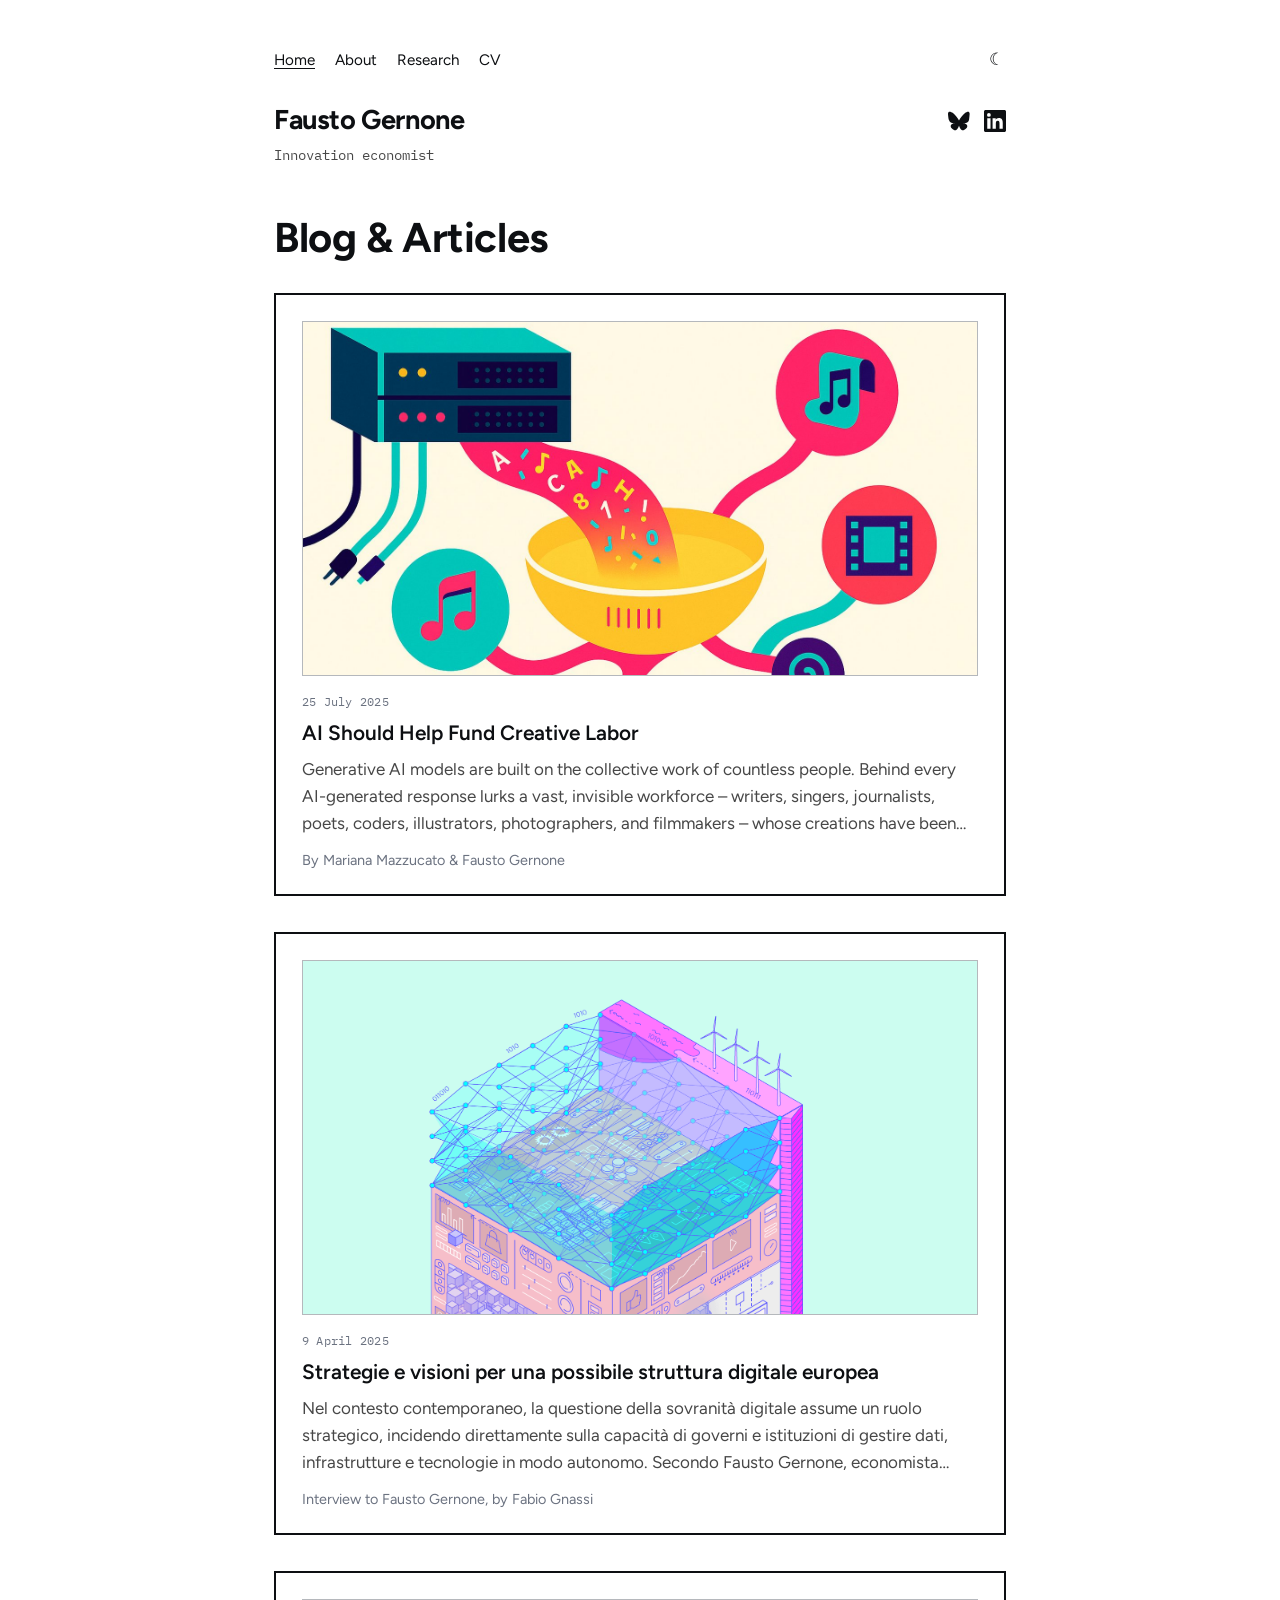
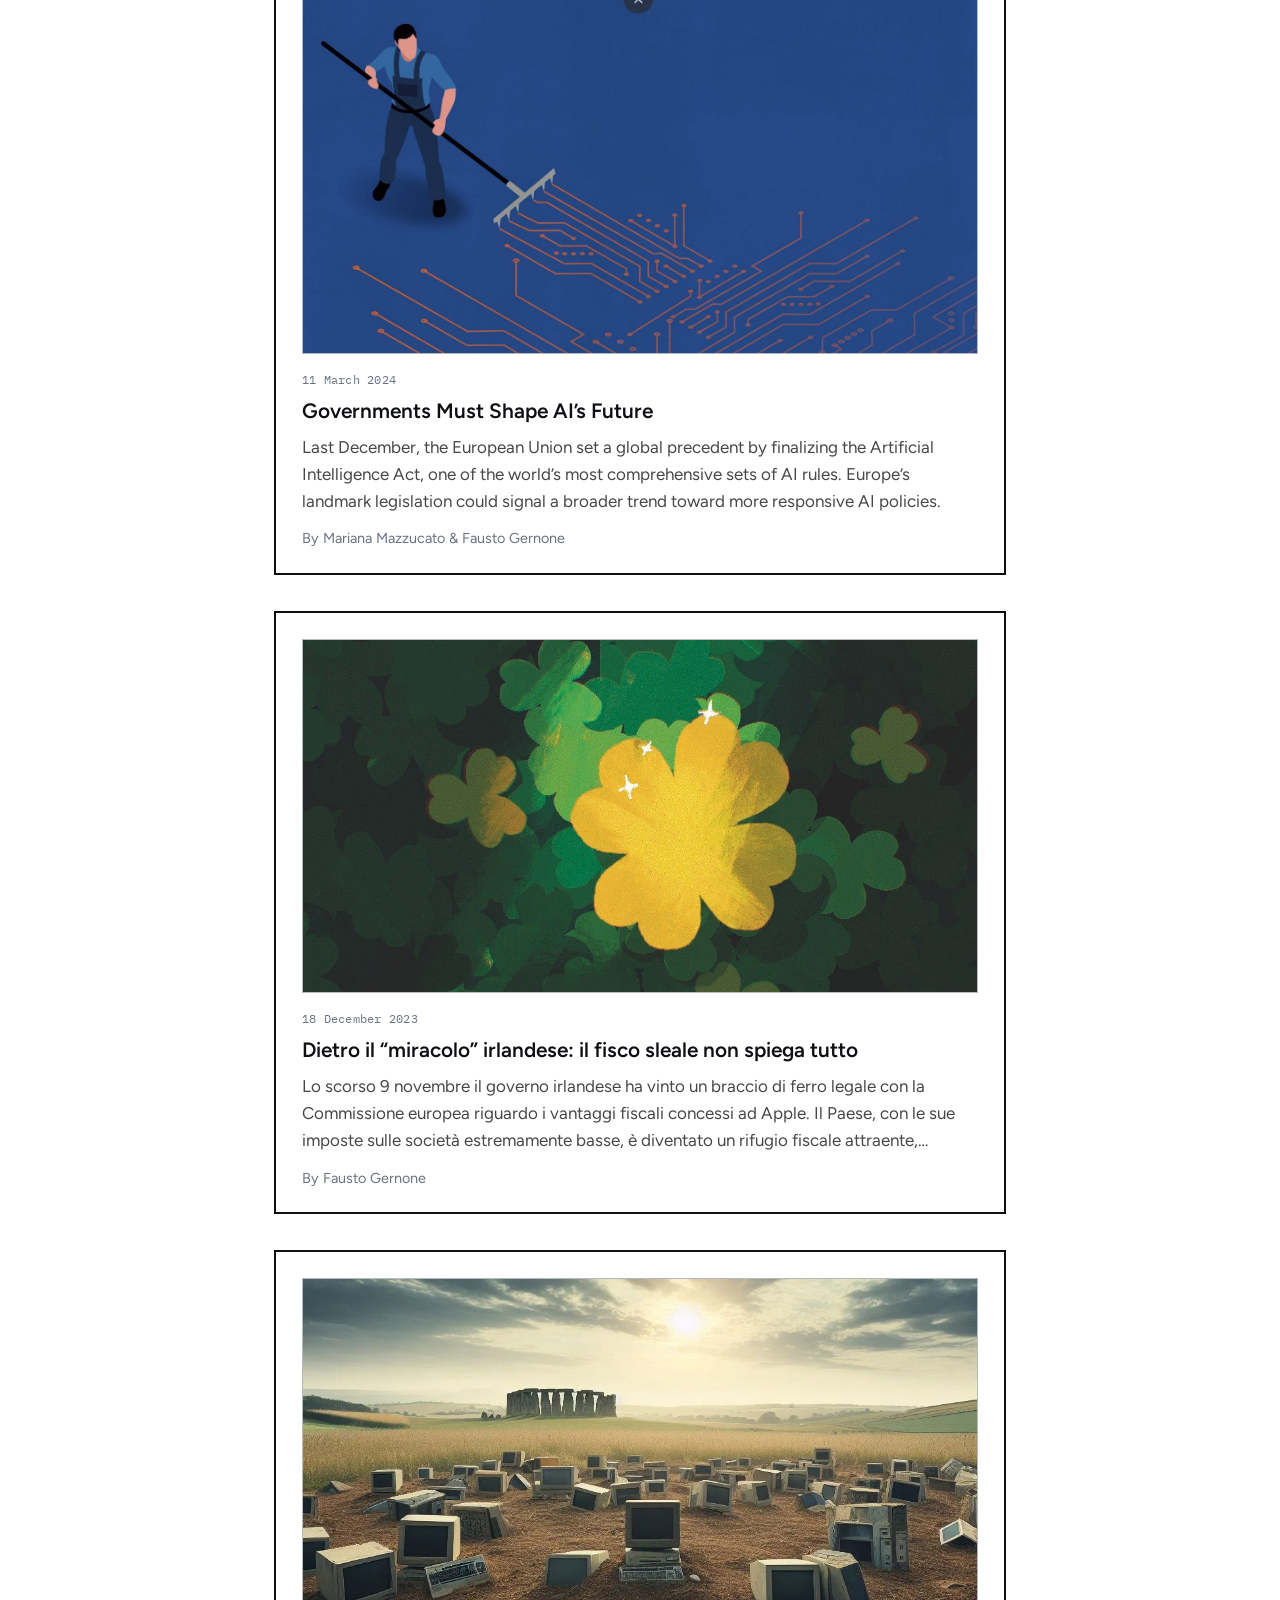
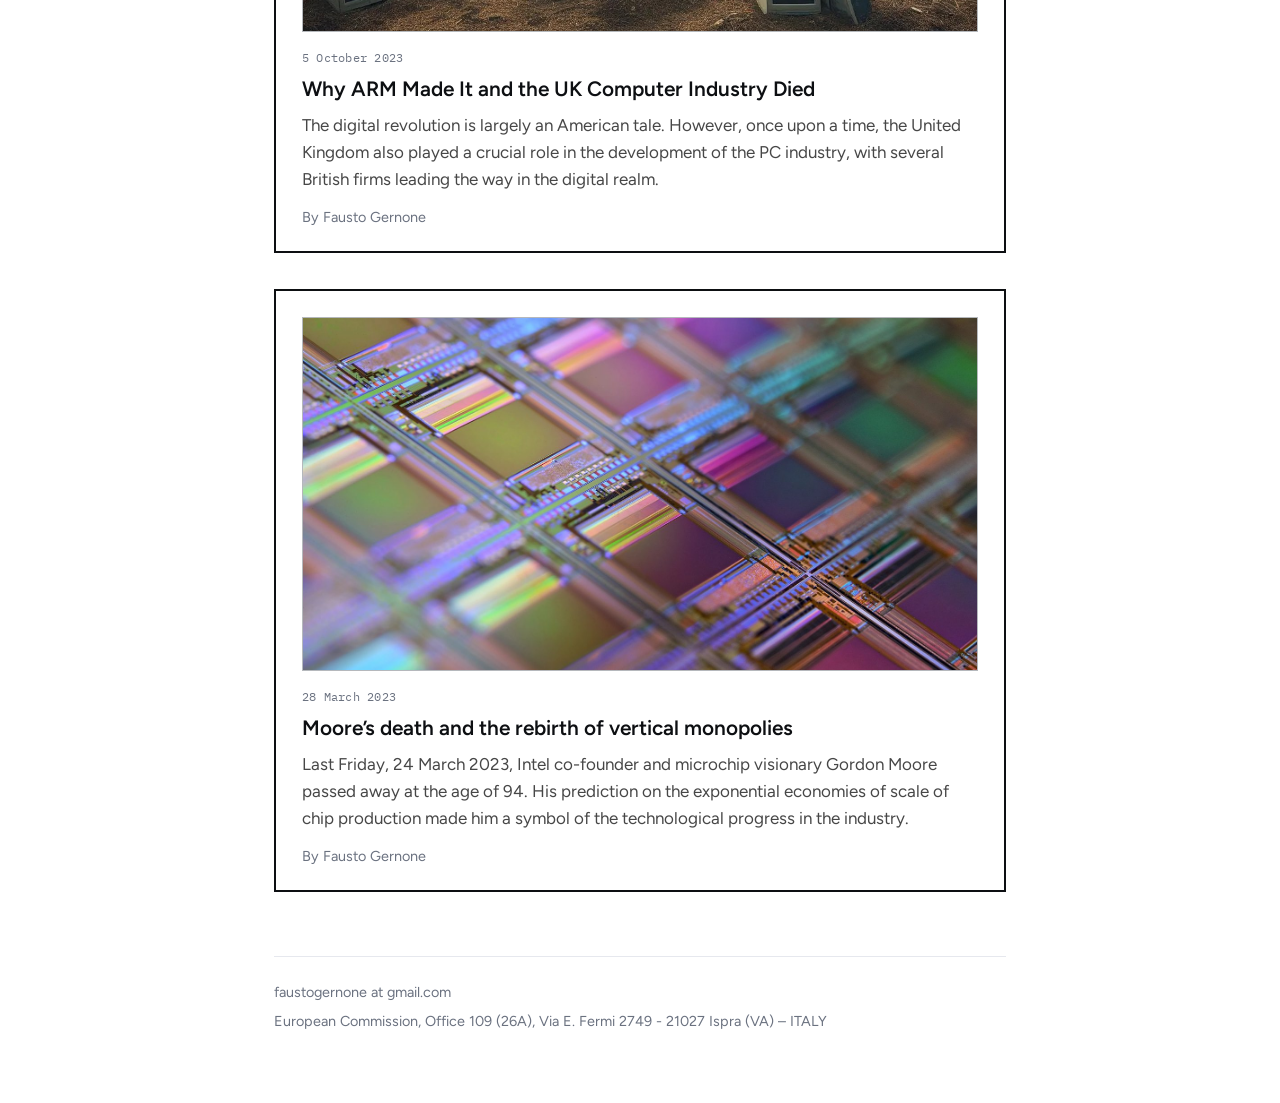
<file: index.html>
<!doctype html>
<html lang="en">
<head>
<meta charset="utf-8">
<meta name="viewport" content="width=device-width, initial-scale=1">
<title>Fausto Gernone</title>
<meta name="description" content="Fausto Gernone — innovation economist. Blog & articles.">
<link rel="preconnect" href="https://fonts.googleapis.com">
<link rel="preconnect" href="https://fonts.gstatic.com" crossorigin>
<link href="https://fonts.googleapis.com/css2?family=Figtree:wght@400;500;600;700&family=IBM+Plex+Mono:wght@400;500&display=swap" rel="stylesheet">
<script>try{if(localStorage.getItem("theme")==="dark")document.documentElement.classList.add("dark")}catch(e){}</script>
<link rel="stylesheet" href="style.css">
</head>
<body>
<div class="container">

  <header class="site-header">
    <nav class="site-nav">
      <a href="index.html" aria-current="page">Home</a>
      <a href="about.html">About</a>
      <a href="research.html">Research</a>
      <a href="https://drive.google.com/file/d/1a1qruCtXTRyG9_i2cJbVmglhtq5A1HjI/view?usp=sharing">CV</a>
      <button id="theme-toggle" class="theme-toggle" aria-label="Toggle dark mode" title="Toggle dark mode">&#x263E;&#xFE0E;</button>
    </nav>
    <div class="title-row">
      <h2 class="site-title"><a href="index.html">Fausto Gernone</a></h2>
      <div class="social">
      <a href="https://bsky.app/profile/faustogernone.bsky.social" aria-label="Bluesky" title="Bluesky">
        <svg viewBox="0 0 600 530" xmlns="http://www.w3.org/2000/svg" aria-hidden="true"><path d="M135.72 44.03C202.216 93.951 273.74 195.17 300 249.49c26.262-54.316 97.782-155.54 164.28-205.46C512.26 8.009 590-19.862 590 68.825c0 17.712-10.155 148.79-16.111 170.07-20.703 73.984-96.144 92.854-163.25 81.433 117.3 19.964 147.14 86.092 82.697 152.22-122.39 125.59-175.91-31.511-189.63-71.766-2.514-7.38-3.69-10.832-3.708-7.896-.017-2.936-1.193.516-3.707 7.896-13.714 40.255-67.233 197.36-189.63 71.766-64.444-66.128-34.605-132.26 82.697-152.22-67.108 11.421-142.55-7.449-163.25-81.433C10.155 217.61 0 86.535 0 68.825c0-88.687 77.742-60.816 135.72-24.795z"/></svg>
      </a>
      <a href="https://www.linkedin.com/in/fausto-gernone-833bab109/" aria-label="LinkedIn" title="LinkedIn">
        <svg viewBox="0 0 24 24" xmlns="http://www.w3.org/2000/svg" aria-hidden="true"><path d="M20.447 20.452h-3.554v-5.569c0-1.328-.027-3.037-1.852-3.037-1.853 0-2.136 1.445-2.136 2.939v5.667H9.351V9h3.414v1.561h.046c.477-.9 1.637-1.85 3.37-1.85 3.601 0 4.267 2.37 4.267 5.455v6.286zM5.337 7.433a2.062 2.062 0 01-2.063-2.065 2.064 2.064 0 112.063 2.065zm1.782 13.019H3.555V9h3.564v11.452zM22.225 0H1.771C.792 0 0 .774 0 1.729v20.542C0 23.227.792 24 1.771 24h20.451C23.2 24 24 23.227 24 22.271V1.729C24 .774 23.2 0 22.222 0h.003z"/></svg>
      </a>
      </div>
    </div>
    <p class="site-tagline">Innovation economist</p>
  </header>

  <main>
    <h1 class="page-title">Blog &amp; Articles</h1>

    <div class="posts">

      <article class="post">
        <a href="https://www.project-syndicate.org/onpoint/how-ai-profits-can-help-fund-cultural-production-by-mariana-mazzucato-and-fausto-gernone-2025-07"><img class="post-thumb" src="images/post-ai-creative-labor.jpg" alt="" loading="lazy"></a>
        <div class="post-body">
          <p class="post-date">25 July 2025</p>
          <h3 class="post-title"><a href="https://www.project-syndicate.org/onpoint/how-ai-profits-can-help-fund-cultural-production-by-mariana-mazzucato-and-fausto-gernone-2025-07">AI Should Help Fund Creative Labor</a></h3>
          <p class="post-excerpt">Generative AI models are built on the collective work of countless people. Behind every AI-generated response lurks a vast, invisible workforce &ndash; writers, singers, journalists, poets, coders, illustrators, photographers, and filmmakers &ndash; whose creations have been used without permission or compensation.</p>
          <p class="byline">By Mariana Mazzucato &amp; Fausto Gernone</p>
        </div>
      </article>

      <article class="post">
        <a href="https://www.the-bunker.it/strategie-e-visioni-per-una-possibile-struttura-digitale-europea/"><img class="post-thumb" src="images/post-bunker-interview.png" alt="" loading="lazy"></a>
        <div class="post-body">
          <p class="post-date">9 April 2025</p>
          <h3 class="post-title"><a href="https://www.the-bunker.it/strategie-e-visioni-per-una-possibile-struttura-digitale-europea/">Strategie e visioni per una possibile struttura digitale europea</a></h3>
          <p class="post-excerpt">Nel contesto contemporaneo, la questione della sovranit&agrave; digitale assume un ruolo strategico, incidendo direttamente sulla capacit&agrave; di governi e istituzioni di gestire dati, infrastrutture e tecnologie in modo autonomo. Secondo Fausto Gernone, economista della concorrenza specializzato in ecosistemi digitali, l&rsquo;Europa sconta oggi un ritardo strutturale.</p>
          <p class="byline">Interview to Fausto Gernone, by Fabio Gnassi</p>
        </div>
      </article>

      <article class="post">
        <a href="https://www.project-syndicate.org/magazine/governments-must-shape-ai-business-not-only-regulate-redistribute-after-the-fact-by-mariana-mazzucato-and-fausto-gernone-2024-03"><img class="post-thumb" src="images/post-governments-ai.jpg" alt="" loading="lazy"></a>
        <div class="post-body">
          <p class="post-date">11 March 2024</p>
          <h3 class="post-title"><a href="https://www.project-syndicate.org/magazine/governments-must-shape-ai-business-not-only-regulate-redistribute-after-the-fact-by-mariana-mazzucato-and-fausto-gernone-2024-03">Governments Must Shape AI&rsquo;s Future</a></h3>
          <p class="post-excerpt">Last December, the European Union set a global precedent by finalizing the Artificial Intelligence Act, one of the world&rsquo;s most comprehensive sets of AI rules. Europe&rsquo;s landmark legislation could signal a broader trend toward more responsive AI policies.</p>
          <p class="byline">By Mariana Mazzucato &amp; Fausto Gernone</p>
        </div>
      </article>

      <article class="post">
        <a href="https://www.ilfattoquotidiano.it/in-edicola/articoli/2023/12/18/dietro-il-miracolo-irlandese-il-fisco-sleale-non-spiega-tutto/7386383/"><img class="post-thumb" src="images/post-irish-miracle.jpg" alt="" loading="lazy"></a>
        <div class="post-body">
          <p class="post-date">18 December 2023</p>
          <h3 class="post-title"><a href="https://www.ilfattoquotidiano.it/in-edicola/articoli/2023/12/18/dietro-il-miracolo-irlandese-il-fisco-sleale-non-spiega-tutto/7386383/">Dietro il &ldquo;miracolo&rdquo; irlandese: il fisco sleale non spiega tutto</a></h3>
          <p class="post-excerpt">Lo scorso 9 novembre il governo irlandese ha vinto un braccio di ferro legale con la Commissione europea riguardo i vantaggi fiscali concessi ad Apple. Il Paese, con le sue imposte sulle societ&agrave; estremamente basse, &egrave; diventato un rifugio fiscale attraente, attirando a Dublino le sedi europee di innumerevoli multinazionali.</p>
          <p class="byline">By Fausto Gernone</p>
        </div>
      </article>

      <article class="post">
        <a href="https://medium.com/iipp-blog/why-arm-made-it-and-the-uk-computer-industry-died-6fdf1dc7c665"><img class="post-thumb" src="images/post-arm.jpg" alt="" loading="lazy"></a>
        <div class="post-body">
          <p class="post-date">5 October 2023</p>
          <h3 class="post-title"><a href="https://medium.com/iipp-blog/why-arm-made-it-and-the-uk-computer-industry-died-6fdf1dc7c665">Why ARM Made It and the UK Computer Industry Died</a></h3>
          <p class="post-excerpt">The digital revolution is largely an American tale. However, once upon a time, the United Kingdom also played a crucial role in the development of the PC industry, with several British firms leading the way in the digital realm.</p>
          <p class="byline">By Fausto Gernone</p>
        </div>
      </article>

      <article class="post">
        <a href="https://medium.com/iipp-blog/moores-death-and-the-rebirth-of-vertical-monopolies-befa9ce5b892"><img class="post-thumb" src="images/post-moore.jpg" alt="" loading="lazy"></a>
        <div class="post-body">
          <p class="post-date">28 March 2023</p>
          <h3 class="post-title"><a href="https://medium.com/iipp-blog/moores-death-and-the-rebirth-of-vertical-monopolies-befa9ce5b892">Moore&rsquo;s death and the rebirth of vertical monopolies</a></h3>
          <p class="post-excerpt">Last Friday, 24 March 2023, Intel co-founder and microchip visionary Gordon Moore passed away at the age of 94. His prediction on the exponential economies of scale of chip production made him a symbol of the technological progress in the industry.</p>
          <p class="byline">By Fausto Gernone</p>
        </div>
      </article>

    </div>
  </main>

  <footer class="site-footer">
    <p>faustogernone at gmail.com</p>
    <p>European Commission, Office 109 (26A), Via E. Fermi 2749 - 21027 Ispra (VA) – ITALY</p>
  </footer>

</div>
<script>
(function () {
  var b = document.getElementById("theme-toggle");
  if (!b) return;
  function sync() { b.textContent = document.documentElement.classList.contains("dark") ? "☀︎" : "☾︎"; }
  b.addEventListener("click", function () {
    var dark = document.documentElement.classList.toggle("dark");
    try { localStorage.setItem("theme", dark ? "dark" : "light"); } catch (e) {}
    sync();
  });
  sync();
})();
</script>
</body>
</html>
</file>
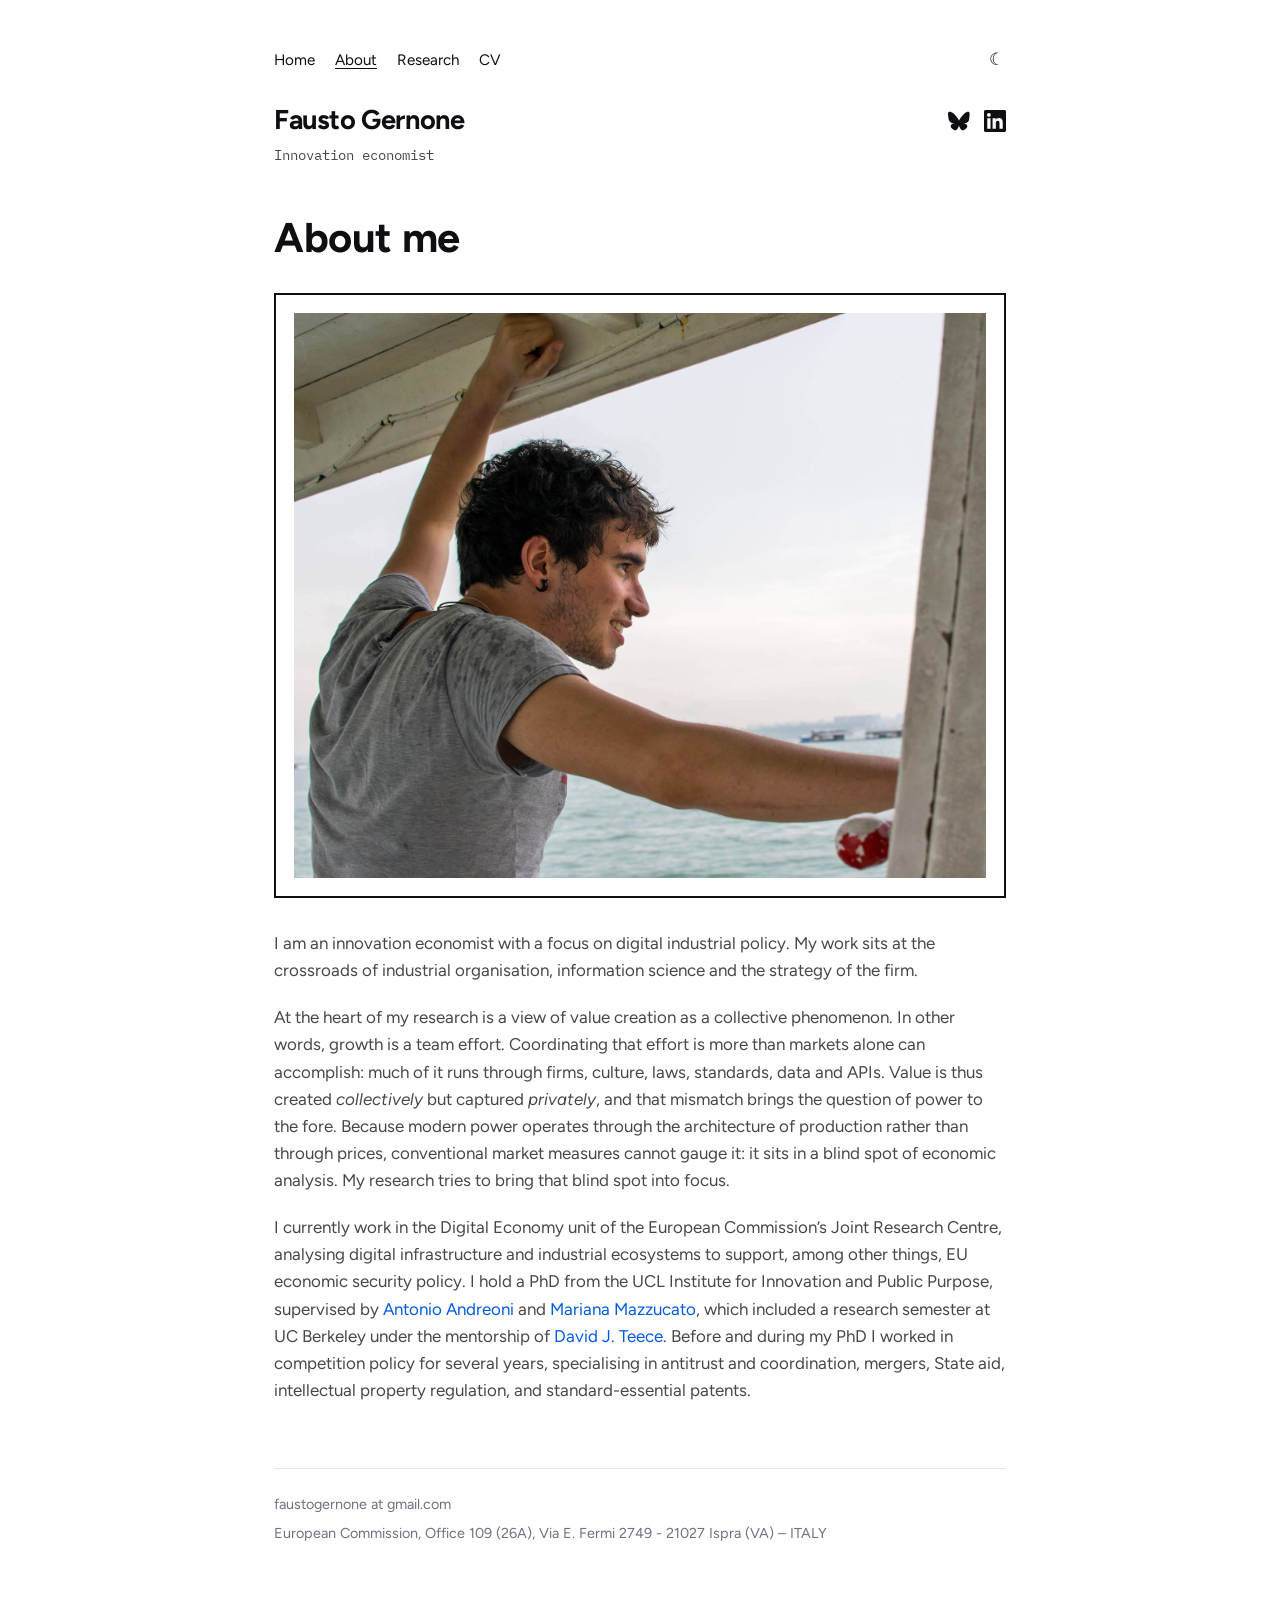
<file: about.html>
<!doctype html>
<html lang="en">
<head>
<meta charset="utf-8">
<meta name="viewport" content="width=device-width, initial-scale=1">
<title>About — Fausto Gernone</title>
<meta name="description" content="Fausto Gernone — competition economist with a focus on industrial ecosystems. PhD at UCL IIPP.">
<link rel="preconnect" href="https://fonts.googleapis.com">
<link rel="preconnect" href="https://fonts.gstatic.com" crossorigin>
<link href="https://fonts.googleapis.com/css2?family=Figtree:wght@400;500;600;700&family=IBM+Plex+Mono:wght@400;500&display=swap" rel="stylesheet">
<script>try{if(localStorage.getItem("theme")==="dark")document.documentElement.classList.add("dark")}catch(e){}</script>
<link rel="stylesheet" href="style.css">
</head>
<body>
<div class="container">

  <header class="site-header">
    <nav class="site-nav">
      <a href="index.html">Home</a>
      <a href="about.html" aria-current="page">About</a>
      <a href="research.html">Research</a>
      <a href="https://drive.google.com/file/d/1a1qruCtXTRyG9_i2cJbVmglhtq5A1HjI/view?usp=sharing">CV</a>
      <button id="theme-toggle" class="theme-toggle" aria-label="Toggle dark mode" title="Toggle dark mode">&#x263E;&#xFE0E;</button>
    </nav>
    <div class="title-row">
      <h2 class="site-title"><a href="index.html">Fausto Gernone</a></h2>
      <div class="social">
      <a href="https://bsky.app/profile/faustogernone.bsky.social" aria-label="Bluesky" title="Bluesky">
        <svg viewBox="0 0 600 530" xmlns="http://www.w3.org/2000/svg" aria-hidden="true"><path d="M135.72 44.03C202.216 93.951 273.74 195.17 300 249.49c26.262-54.316 97.782-155.54 164.28-205.46C512.26 8.009 590-19.862 590 68.825c0 17.712-10.155 148.79-16.111 170.07-20.703 73.984-96.144 92.854-163.25 81.433 117.3 19.964 147.14 86.092 82.697 152.22-122.39 125.59-175.91-31.511-189.63-71.766-2.514-7.38-3.69-10.832-3.708-7.896-.017-2.936-1.193.516-3.707 7.896-13.714 40.255-67.233 197.36-189.63 71.766-64.444-66.128-34.605-132.26 82.697-152.22-67.108 11.421-142.55-7.449-163.25-81.433C10.155 217.61 0 86.535 0 68.825c0-88.687 77.742-60.816 135.72-24.795z"/></svg>
      </a>
      <a href="https://www.linkedin.com/in/fausto-gernone-833bab109/" aria-label="LinkedIn" title="LinkedIn">
        <svg viewBox="0 0 24 24" xmlns="http://www.w3.org/2000/svg" aria-hidden="true"><path d="M20.447 20.452h-3.554v-5.569c0-1.328-.027-3.037-1.852-3.037-1.853 0-2.136 1.445-2.136 2.939v5.667H9.351V9h3.414v1.561h.046c.477-.9 1.637-1.85 3.37-1.85 3.601 0 4.267 2.37 4.267 5.455v6.286zM5.337 7.433a2.062 2.062 0 01-2.063-2.065 2.064 2.064 0 112.063 2.065zm1.782 13.019H3.555V9h3.564v11.452zM22.225 0H1.771C.792 0 0 .774 0 1.729v20.542C0 23.227.792 24 1.771 24h20.451C23.2 24 24 23.227 24 22.271V1.729C24 .774 23.2 0 22.222 0h.003z"/></svg>
      </a>
      </div>
    </div>
    <p class="site-tagline">Innovation economist</p>
  </header>

  <main>
    <h1 class="page-title">About me</h1>
    <div class="prose">
      <img class="about-photo" src="images/about-photo.jpg" alt="Fausto Gernone" loading="lazy">
      <p>I am an innovation economist with a focus on digital industrial policy. My work sits at the crossroads of industrial organisation, information science and the strategy of the firm.</p>
      <p>At the heart of my research is a view of value creation as a collective phenomenon. In other words, growth is a team effort. Coordinating that effort is more than markets alone can accomplish: much of it runs through firms, culture, laws, standards, data and APIs. Value is thus created <em>collectively</em> but captured <em>privately</em>, and that mismatch brings the question of power to the fore. Because modern power operates through the architecture of production rather than through prices, conventional market measures cannot gauge it: it sits in a blind spot of economic analysis. My research tries to bring that blind spot into focus.</p>
      <p>I currently work in the Digital Economy unit of the European Commission&rsquo;s Joint Research Centre, analysing digital infrastructure and industrial ecosystems to support, among other things, EU economic security policy. I hold a PhD from the UCL Institute for Innovation and Public Purpose, supervised by <a href="https://www.soas.ac.uk/about/antonio-andreoni">Antonio Andreoni</a> and <a href="https://www.ucl.ac.uk/bartlett/public-purpose/people/mariana-mazzucato">Mariana Mazzucato</a>, which included a research semester at UC Berkeley under the mentorship of <a href="https://haas.berkeley.edu/faculty/teece-david/">David J. Teece</a>. Before and during my PhD I worked in competition policy for several years, specialising in antitrust and coordination, mergers, State aid, intellectual property regulation, and standard-essential patents.</p>
    </div>
  </main>

  <footer class="site-footer">
    <p>faustogernone at gmail.com</p>
    <p>European Commission, Office 109 (26A), Via E. Fermi 2749 - 21027 Ispra (VA) – ITALY</p>
  </footer>

</div>
<script>
(function () {
  var b = document.getElementById("theme-toggle");
  if (!b) return;
  function sync() { b.textContent = document.documentElement.classList.contains("dark") ? "☀︎" : "☾︎"; }
  b.addEventListener("click", function () {
    var dark = document.documentElement.classList.toggle("dark");
    try { localStorage.setItem("theme", dark ? "dark" : "light"); } catch (e) {}
    sync();
  });
  sync();
})();
</script>
</body>
</html>
</file>
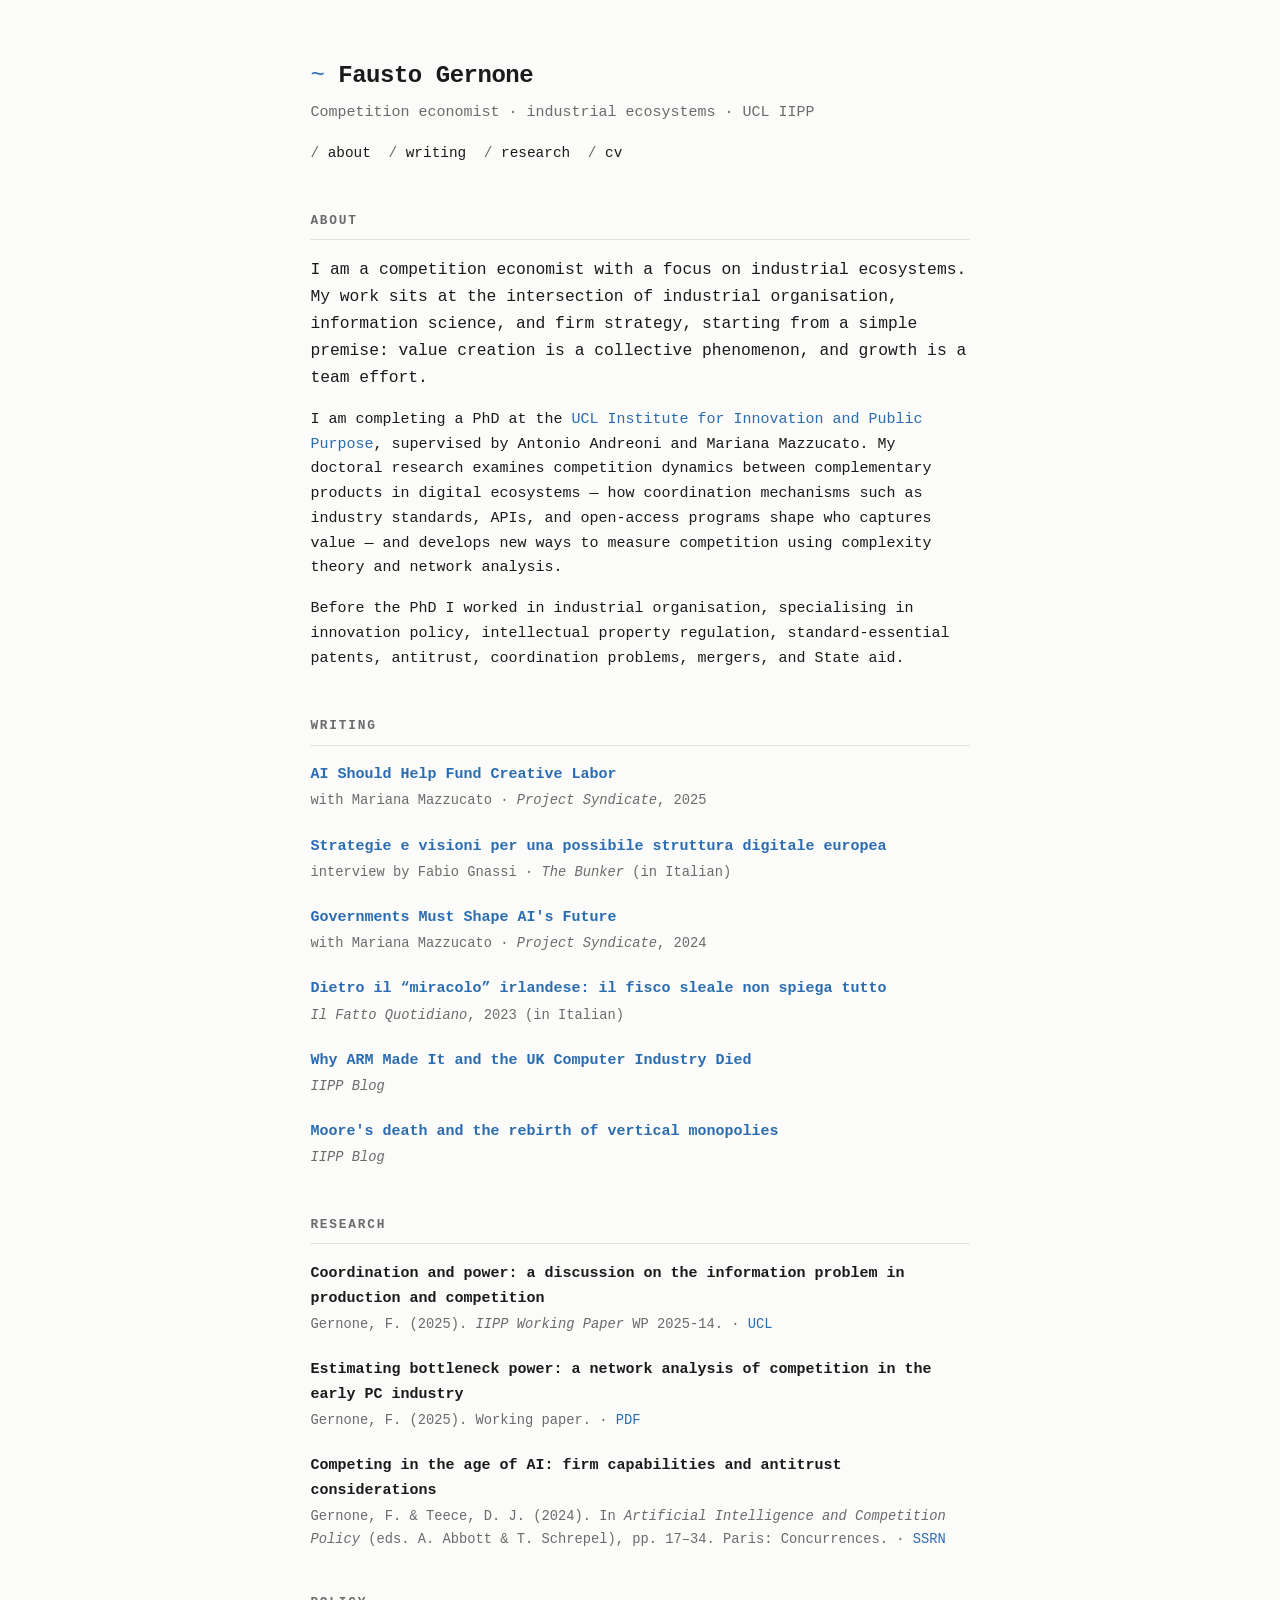
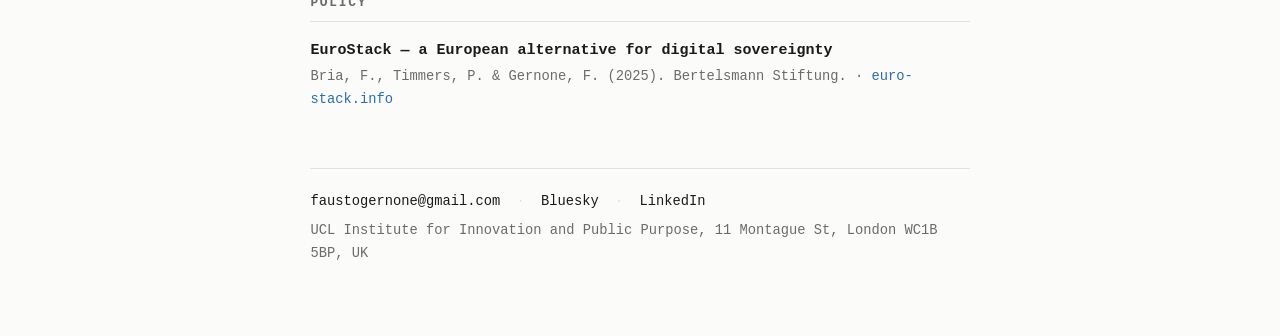
<file: minimal.html>
<!doctype html>
<html lang="en">
<head>
<meta charset="utf-8">
<meta name="viewport" content="width=device-width, initial-scale=1">
<title>Fausto Gernone</title>
<meta name="description" content="Fausto Gernone — competition economist working on industrial ecosystems, UCL Institute for Innovation and Public Purpose.">
<meta name="author" content="Fausto Gernone">

<!-- Open Graph / social preview -->
<meta property="og:type" content="website">
<meta property="og:title" content="Fausto Gernone">
<meta property="og:description" content="Competition economist working on industrial ecosystems. UCL IIPP.">
<meta property="og:url" content="https://fausto.ge">

<style>
  :root {
    --bg:      #fbfbf9;
    --fg:      #1a1a1a;
    --muted:   #6b6b6b;
    --rule:    #e2e2dd;
    --accent:  #2b6cb0;
    --maxw:    44rem;
    --mono: ui-monospace, "SF Mono", "SFMono-Regular", "Menlo", "Consolas",
            "Liberation Mono", "Roboto Mono", monospace;
  }
  @media (prefers-color-scheme: dark) {
    :root {
      --bg:     #0f0f0f;
      --fg:     #e6e6e6;
      --muted:  #8a8a8a;
      --rule:   #2a2a2a;
      --accent: #7fb3e6;
    }
  }

  * { box-sizing: border-box; }
  html { -webkit-text-size-adjust: 100%; }
  body {
    margin: 0;
    background: var(--bg);
    color: var(--fg);
    font-family: var(--mono);
    font-size: 15px;
    line-height: 1.65;
    -webkit-font-smoothing: antialiased;
  }
  .wrap {
    max-width: var(--maxw);
    margin: 0 auto;
    padding: 3.5rem 1.4rem 4rem;
  }

  a { color: var(--accent); text-decoration: none; }
  a:hover { text-decoration: underline; text-underline-offset: 2px; }

  /* Header */
  header { margin-bottom: 2.75rem; }
  h1 {
    font-size: 1.5rem;
    font-weight: 700;
    letter-spacing: -0.02em;
    margin: 0 0 0.35rem;
  }
  h1 .caret { color: var(--accent); font-weight: 400; }
  .tagline { color: var(--muted); margin: 0 0 1rem; }
  nav { display: flex; flex-wrap: wrap; gap: 0.25rem 1.1rem; font-size: 0.9rem; }
  nav a { color: var(--fg); }
  nav a::before { content: "/ "; color: var(--muted); }

  /* Sections */
  section { margin: 2.75rem 0; }
  h2 {
    font-size: 0.8rem;
    font-weight: 700;
    text-transform: uppercase;
    letter-spacing: 0.14em;
    color: var(--muted);
    margin: 0 0 1.1rem;
    padding-bottom: 0.5rem;
    border-bottom: 1px solid var(--rule);
  }
  p { margin: 0 0 1rem; }
  .lede { font-size: 1.02rem; }

  /* Entry lists (writing / research) */
  ul.entries { list-style: none; margin: 0; padding: 0; }
  ul.entries > li { margin: 0 0 1.35rem; }
  ul.entries > li:last-child { margin-bottom: 0; }
  .title { font-weight: 600; }
  .meta { color: var(--muted); font-size: 0.86rem; display: block; margin-top: 0.15rem; }
  .meta em { font-style: italic; }

  /* Footer */
  footer {
    margin-top: 3.5rem;
    padding-top: 1.4rem;
    border-top: 1px solid var(--rule);
    color: var(--muted);
    font-size: 0.86rem;
  }
  footer a { color: var(--fg); }
  footer .row { margin-bottom: 0.4rem; }
  .sep { color: var(--rule); margin: 0 0.5rem; }
</style>
</head>

<body>
<div class="wrap">

  <header>
    <h1><span class="caret">~</span> Fausto Gernone</h1>
    <p class="tagline">Competition economist &middot; industrial ecosystems &middot; UCL IIPP</p>
    <nav>
      <a href="#about">about</a>
      <a href="#writing">writing</a>
      <a href="#research">research</a>
      <a href="https://drive.google.com/file/d/1a1qruCtXTRyG9_i2cJbVmglhtq5A1HjI/view?usp=sharing">cv</a>
    </nav>
  </header>

  <section id="about">
    <h2>About</h2>
    <p class="lede">
      I am a competition economist with a focus on industrial ecosystems. My work sits
      at the intersection of industrial organisation, information science, and firm
      strategy, starting from a simple premise: value creation is a collective
      phenomenon, and growth is a team effort.
    </p>
    <p>
      I am completing a PhD at the
      <a href="https://www.ucl.ac.uk/bartlett/public-purpose/">UCL Institute for Innovation and Public Purpose</a>,
      supervised by Antonio Andreoni and Mariana Mazzucato. My doctoral research
      examines competition dynamics between complementary products in digital
      ecosystems &mdash; how coordination mechanisms such as industry standards, APIs,
      and open-access programs shape who captures value &mdash; and develops new ways to
      measure competition using complexity theory and network analysis.
    </p>
    <p>
      Before the PhD I worked in industrial organisation, specialising in innovation
      policy, intellectual property regulation, standard-essential patents, antitrust,
      coordination problems, mergers, and State aid.
    </p>
  </section>

  <section id="writing">
    <h2>Writing</h2>
    <ul class="entries">
      <li>
        <a class="title" href="https://www.project-syndicate.org/onpoint/how-ai-profits-can-help-fund-cultural-production-by-mariana-mazzucato-and-fausto-gernone-2025-07">AI Should Help Fund Creative Labor</a>
        <span class="meta">with Mariana Mazzucato &middot; <em>Project Syndicate</em>, 2025</span>
      </li>
      <li>
        <a class="title" href="https://www.the-bunker.it/strategie-e-visioni-per-una-possibile-struttura-digitale-europea/">Strategie e visioni per una possibile struttura digitale europea</a>
        <span class="meta">interview by Fabio Gnassi &middot; <em>The Bunker</em> (in Italian)</span>
      </li>
      <li>
        <a class="title" href="https://www.project-syndicate.org/magazine/governments-must-shape-ai-business-not-only-regulate-redistribute-after-the-fact-by-mariana-mazzucato-and-fausto-gernone-2024-03">Governments Must Shape AI's Future</a>
        <span class="meta">with Mariana Mazzucato &middot; <em>Project Syndicate</em>, 2024</span>
      </li>
      <li>
        <a class="title" href="https://www.ilfattoquotidiano.it/in-edicola/articoli/2023/12/18/dietro-il-miracolo-irlandese-il-fisco-sleale-non-spiega-tutto/7386383/">Dietro il &ldquo;miracolo&rdquo; irlandese: il fisco sleale non spiega tutto</a>
        <span class="meta"><em>Il Fatto Quotidiano</em>, 2023 (in Italian)</span>
      </li>
      <li>
        <a class="title" href="https://medium.com/iipp-blog/why-arm-made-it-and-the-uk-computer-industry-died-6fdf1dc7c665">Why ARM Made It and the UK Computer Industry Died</a>
        <span class="meta"><em>IIPP Blog</em></span>
      </li>
      <li>
        <a class="title" href="https://medium.com/iipp-blog/moores-death-and-the-rebirth-of-vertical-monopolies-befa9ce5b892">Moore's death and the rebirth of vertical monopolies</a>
        <span class="meta"><em>IIPP Blog</em></span>
      </li>
    </ul>
  </section>

  <section id="research">
    <h2>Research</h2>
    <ul class="entries">
      <li>
        <span class="title">Coordination and power: a discussion on the information problem in production and competition</span>
        <span class="meta">
          Gernone, F. (2025). <em>IIPP Working Paper</em> WP 2025-14.
          &middot; <a href="https://www.ucl.ac.uk/bartlett/publications/2025/jul/coordination-and-power">UCL</a>
        </span>
      </li>
      <li>
        <span class="title">Estimating bottleneck power: a network analysis of competition in the early PC industry</span>
        <span class="meta">
          Gernone, F. (2025). Working paper.
          &middot; <a href="https://drive.google.com/file/d/1V1l86eKpJTJeI5QaaIB5uTCCppJPk1Kq/view?usp=sharing">PDF</a>
        </span>
      </li>
      <li>
        <span class="title">Competing in the age of AI: firm capabilities and antitrust considerations</span>
        <span class="meta">
          Gernone, F. &amp; Teece, D. J. (2024). In <em>Artificial Intelligence and Competition Policy</em>
          (eds. A. Abbott &amp; T. Schrepel), pp. 17&ndash;34. Paris: Concurrences.
          &middot; <a href="https://papers.ssrn.com/sol3/papers.cfm?abstract_id=5049353">SSRN</a>
        </span>
      </li>
    </ul>

    <h2 style="margin-top:2.5rem">Policy</h2>
    <ul class="entries">
      <li>
        <span class="title">EuroStack &mdash; a European alternative for digital sovereignty</span>
        <span class="meta">
          Bria, F., Timmers, P. &amp; Gernone, F. (2025). Bertelsmann Stiftung.
          &middot; <a href="https://www.euro-stack.info/">euro-stack.info</a>
        </span>
      </li>
    </ul>
  </section>

  <footer>
    <div class="row">
      <a href="mailto:faustogernone@gmail.com">faustogernone@gmail.com</a>
      <span class="sep">&middot;</span>
      <a href="https://bsky.app/profile/faustogernone.bsky.social">Bluesky</a>
      <span class="sep">&middot;</span>
      <a href="https://www.linkedin.com/in/fausto-gernone-833bab109/">LinkedIn</a>
    </div>
    <div class="row">
      UCL Institute for Innovation and Public Purpose, 11 Montague St, London WC1B 5BP, UK
    </div>
  </footer>

</div>
</body>
</html>
</file>
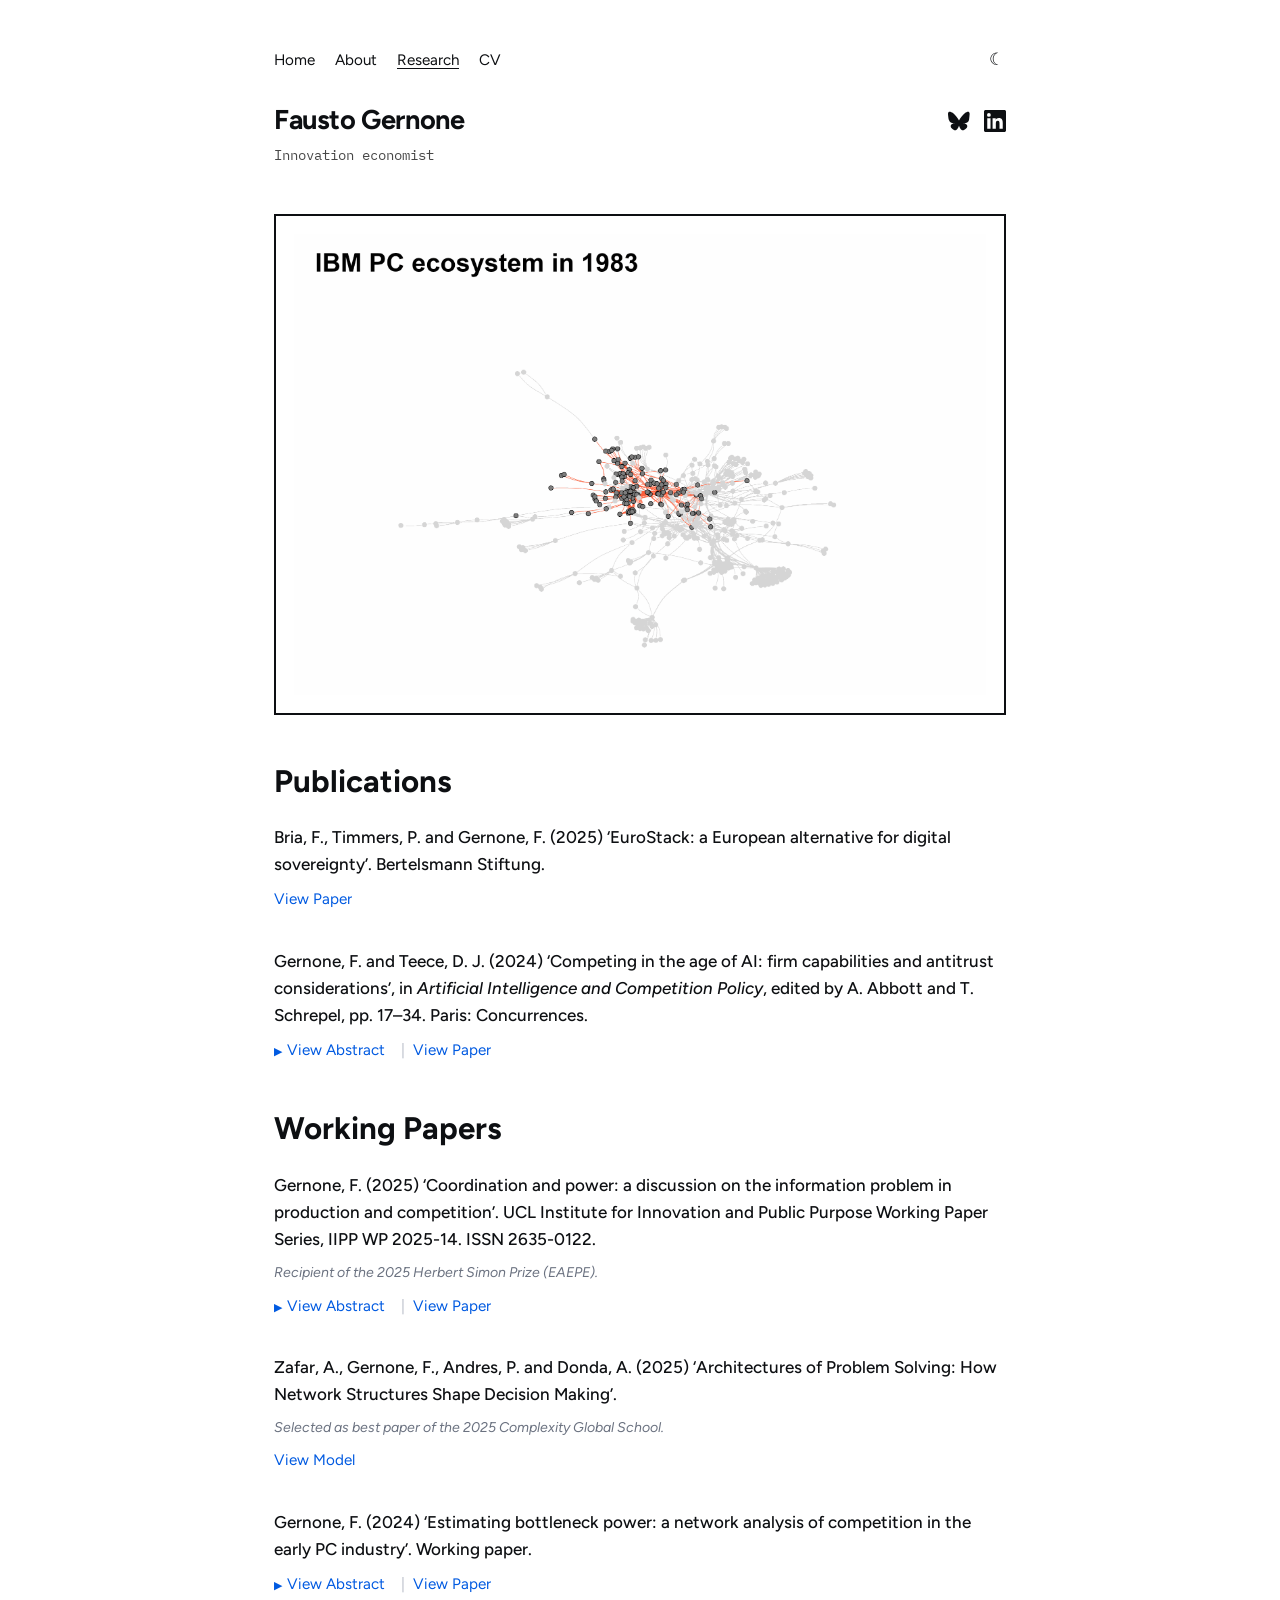
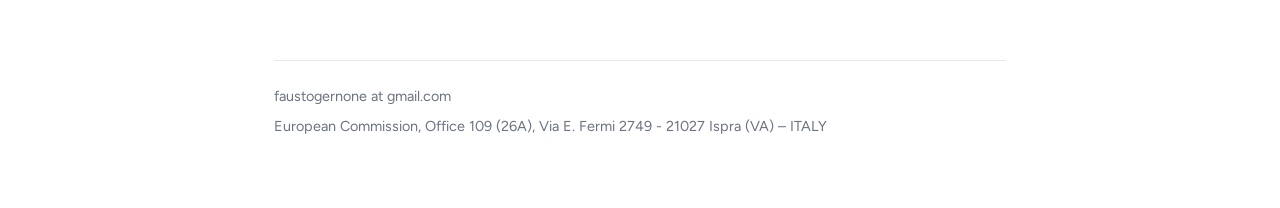
<file: research.html>
<!doctype html>
<html lang="en">
<head>
<meta charset="utf-8">
<meta name="viewport" content="width=device-width, initial-scale=1">
<title>Research — Fausto Gernone</title>
<meta name="description" content="Academic papers and policy reports by Fausto Gernone.">
<link rel="preconnect" href="https://fonts.googleapis.com">
<link rel="preconnect" href="https://fonts.gstatic.com" crossorigin>
<link href="https://fonts.googleapis.com/css2?family=Figtree:wght@400;500;600;700&family=IBM+Plex+Mono:wght@400;500&display=swap" rel="stylesheet">
<script>try{if(localStorage.getItem("theme")==="dark")document.documentElement.classList.add("dark")}catch(e){}</script>
<link rel="stylesheet" href="style.css">
</head>
<body>
<div class="container">

  <header class="site-header">
    <nav class="site-nav">
      <a href="index.html">Home</a>
      <a href="about.html">About</a>
      <a href="research.html" aria-current="page">Research</a>
      <a href="https://drive.google.com/file/d/1a1qruCtXTRyG9_i2cJbVmglhtq5A1HjI/view?usp=sharing">CV</a>
      <button id="theme-toggle" class="theme-toggle" aria-label="Toggle dark mode" title="Toggle dark mode">&#x263E;&#xFE0E;</button>
    </nav>
    <div class="title-row">
      <h2 class="site-title"><a href="index.html">Fausto Gernone</a></h2>
      <div class="social">
      <a href="https://bsky.app/profile/faustogernone.bsky.social" aria-label="Bluesky" title="Bluesky">
        <svg viewBox="0 0 600 530" xmlns="http://www.w3.org/2000/svg" aria-hidden="true"><path d="M135.72 44.03C202.216 93.951 273.74 195.17 300 249.49c26.262-54.316 97.782-155.54 164.28-205.46C512.26 8.009 590-19.862 590 68.825c0 17.712-10.155 148.79-16.111 170.07-20.703 73.984-96.144 92.854-163.25 81.433 117.3 19.964 147.14 86.092 82.697 152.22-122.39 125.59-175.91-31.511-189.63-71.766-2.514-7.38-3.69-10.832-3.708-7.896-.017-2.936-1.193.516-3.707 7.896-13.714 40.255-67.233 197.36-189.63 71.766-64.444-66.128-34.605-132.26 82.697-152.22-67.108 11.421-142.55-7.449-163.25-81.433C10.155 217.61 0 86.535 0 68.825c0-88.687 77.742-60.816 135.72-24.795z"/></svg>
      </a>
      <a href="https://www.linkedin.com/in/fausto-gernone-833bab109/" aria-label="LinkedIn" title="LinkedIn">
        <svg viewBox="0 0 24 24" xmlns="http://www.w3.org/2000/svg" aria-hidden="true"><path d="M20.447 20.452h-3.554v-5.569c0-1.328-.027-3.037-1.852-3.037-1.853 0-2.136 1.445-2.136 2.939v5.667H9.351V9h3.414v1.561h.046c.477-.9 1.637-1.85 3.37-1.85 3.601 0 4.267 2.37 4.267 5.455v6.286zM5.337 7.433a2.062 2.062 0 01-2.063-2.065 2.064 2.064 0 112.063 2.065zm1.782 13.019H3.555V9h3.564v11.452zM22.225 0H1.771C.792 0 0 .774 0 1.729v20.542C0 23.227.792 24 1.771 24h20.451C23.2 24 24 23.227 24 22.271V1.729C24 .774 23.2 0 22.222 0h.003z"/></svg>
      </a>
      </div>
    </div>
    <p class="site-tagline">Innovation economist</p>
  </header>

  <main>

    <div class="research-hero">
      <img src="images/ibm-pc-ecosystem.gif" alt="Animated network visualisation of the IBM PC ecosystem evolving, 1981&ndash;1987" loading="lazy">
    </div>

    <h2 class="section-title">Publications</h2>

    <div class="paper">
      <p class="cite">Bria, F., Timmers, P. and Gernone, F. (2025) &lsquo;EuroStack: a European alternative for digital sovereignty&rsquo;. Bertelsmann Stiftung.</p>
      <p class="paper-actions">
        <a href="https://www.euro-stack.info/">View Paper</a>
      </p>
    </div>

    <div class="paper">
      <p class="cite">Gernone, F. and Teece, D. J. (2024) &lsquo;Competing in the age of AI: firm capabilities and antitrust considerations&rsquo;, in <em>Artificial Intelligence and Competition Policy</em>, edited by A. Abbott and T. Schrepel, pp. 17&ndash;34. Paris: Concurrences.</p>
      <div class="paper-actions">
        <details>
          <summary>View Abstract</summary>
          <p class="abstract"><em>In the 1960s, Nobel Laureate Herbert Simon posited that intelligent systems exhibit their intelligence by achieving their objectives in the face of diverse and evolving circumstances, within certain physiological or computational limits. He argued that both human organizations and computer systems are inherently &ldquo;artificial&rdquo; in that they dynamically update in response to changing environments. Artificial Intelligence (AI) is a fundamental enabling technology that has captured the imagination for over half a century and is now becoming a tangible reality. It stands out both quantitatively and qualitatively from other technologies due to its capacity to assimilate tacit knowledge and rival human intelligence. AI&rsquo;s human-like adaptability makes it an incredibly powerful tool for a variety of applications, promising not only to automate routine tasks, but to revolutionize how businesses operate and compete. This chapter reviews AI&rsquo;s role as an enabling technology, exploring its impact on organizational capabilities and strategic management. Lastly, it examines some potential issues in competition policy.</em></p>
        </details>
        <span class="pipe">|</span>
        <a href="https://papers.ssrn.com/sol3/papers.cfm?abstract_id=5049353">View Paper</a>
      </div>
    </div>

    <h2 class="section-title">Working Papers</h2>

    <div class="paper">
      <p class="cite">Gernone, F. (2025) &lsquo;Coordination and power: a discussion on the information problem in production and competition&rsquo;. UCL Institute for Innovation and Public Purpose Working Paper Series, IIPP WP 2025-14. ISSN 2635-0122.</p>
      <p class="award">Recipient of the 2025 Herbert Simon Prize (EAEPE).</p>
      <div class="paper-actions">
        <details>
          <summary>View Abstract</summary>
          <p class="abstract"><em>This paper reframes production as an information-processing endeavour where agents form networks of complementary activities coordinated through markets, firms, and cooperative arrangements. It argues that this process entails significant cognitive and computational costs, whose distribution across agents is central to understanding organisation, competition and power. After advancing a taxonomy of interfirm coordination stages and their respective informational requirements, it draws on Ashby&rsquo;s Law of Requisite Variety to define power as the ability to shift coordination costs onto partners while preserving one&rsquo;s own strategic flexibility. The analysis is then situated in the context of information technologies which, by altering the costs of processing information and coordinating activities, profoundly affect the structure of production and the character of competition. The resulting concentration of information processing capacity in large platforms raises new policy challenges, which are finally discussed.</em></p>
        </details>
        <span class="pipe">|</span>
        <a href="https://www.ucl.ac.uk/bartlett/publications/2025/jul/coordination-and-power">View Paper</a>
      </div>
    </div>

    <div class="paper">
      <p class="cite">Zafar, A., Gernone, F., Andres, P. and Donda, A. (2025) &lsquo;Architectures of Problem Solving: How Network Structures Shape Decision Making&rsquo;.</p>
      <p class="award">Selected as best paper of the 2025 Complexity Global School.</p>
      <p class="paper-actions">
        <a href="https://cgs2025.shinyapps.io/networked-problem-solving/">View Model</a>
      </p>
    </div>

    <div class="paper">
      <p class="cite">Gernone, F. (2024) &lsquo;Estimating bottleneck power: a network analysis of competition in the early PC industry&rsquo;. Working paper.</p>
      <div class="paper-actions">
        <details>
          <summary>View Abstract</summary>
          <p class="abstract"><em>While digital-era competition increasingly unfolds across webs of complementary products rather than within markets, analytical tools to quantify these effects remain underdeveloped. This paper addresses this gap by introducing a new method to measure bottleneck power and estimating its impact on value capture in the early Personal Computer (PC) industry. We build a unique dataset mapping the complementarities between PC products from 1981 to 1987 and apply network analysis to investigate the determinants of firms&rsquo; value capture. To quantify bottleneck power, we propose a bespoke centrality measure that captures the extent to which each product serves as an indispensable intermediary within a dense cluster of the network. Our findings show that openness, defined as the share of complementarities with external firms, and dependence on external strategic bottlenecks both reduce value capture. In contrast, firms with higher average bottleneck power are associated with greater financial returns.</em></p>
        </details>
        <span class="pipe">|</span>
        <a href="https://drive.google.com/file/d/1V1l86eKpJTJeI5QaaIB5uTCCppJPk1Kq/view?usp=sharing">View Paper</a>
      </div>
    </div>

  </main>

  <footer class="site-footer">
    <p>faustogernone at gmail.com</p>
    <p>European Commission, Office 109 (26A), Via E. Fermi 2749 - 21027 Ispra (VA) – ITALY</p>
  </footer>

</div>
<script>
(function () {
  var b = document.getElementById("theme-toggle");
  if (!b) return;
  function sync() { b.textContent = document.documentElement.classList.contains("dark") ? "☀︎" : "☾︎"; }
  b.addEventListener("click", function () {
    var dark = document.documentElement.classList.toggle("dark");
    try { localStorage.setItem("theme", dark ? "dark" : "light"); } catch (e) {}
    sync();
  });
  sync();
})();
</script>
</body>
</html>
</file>
<file: style.css>
/* fausto.ge — faithful static replica of the WordPress "Pub" theme
   Design tokens extracted from the live site:
   fonts  Figtree (body/headings), Literata (site title), IBM Plex Mono (tagline)
   colors primary #0d0f12  secondary #005ae1  foreground #474747
          background #ffffff  tertiary #f7f9fd
   layout 620px content column, line-height 1.6                          */

:root {
  --primary:    #0d0f12;
  --secondary:  #005ae1;
  --foreground: #474747;
  --background: #ffffff;
  --tertiary:   #f7f9fd;
  --panel:      #ffffff;
  --muted:      #6b7280;
  --rule:       #e6e8ee;
  --content:    780px;
  --sans:  "Figtree", -apple-system, BlinkMacSystemFont, "Segoe UI", sans-serif;
  --mono:  "IBM Plex Mono", ui-monospace, "SF Mono", Menlo, Consolas, monospace;
}

/* ---------- Dark mode: night sky with white stars ---------- */
:root.dark {
  --primary:    #f0f1f4;
  --secondary:  #7fb3e6;
  --foreground: #b9bdc6;
  --background: #0a0b0e;
  --tertiary:   #15171c;
  --panel:      #101216;
  --muted:      #8a8f99;
  --rule:       #23262e;
}
:root.dark body {
  background-image: url("data:image/svg+xml,%3Csvg xmlns='http://www.w3.org/2000/svg' width='480' height='480'%3E%3Cg fill='%23ffffff'%3E%3Ccircle cx='155' cy='72' r='0.79' opacity='0.4'/%3E%3Ccircle cx='257' cy='176' r='0.35' opacity='0.28'/%3E%3Ccircle cx='18' cy='208' r='0.36' opacity='0.2'/%3E%3Ccircle cx='204' cy='397' r='0.37' opacity='0.23'/%3E%3Ccircle cx='301' cy='455' r='0.7' opacity='0.43'/%3E%3Ccircle cx='469' cy='22' r='1.12' opacity='0.6'/%3E%3Ccircle cx='69' cy='57' r='0.45' opacity='0.39'/%3E%3Ccircle cx='87' cy='279' r='0.78' opacity='0.46'/%3E%3Ccircle cx='263' cy='30' r='0.35' opacity='0.22'/%3E%3Ccircle cx='327' cy='205' r='0.45' opacity='0.34'/%3E%3Ccircle cx='218' cy='144' r='1.01' opacity='0.63'/%3E%3Ccircle cx='117' cy='276' r='0.64' opacity='0.49'/%3E%3Ccircle cx='350' cy='138' r='1.36' opacity='0.68'/%3E%3Ccircle cx='201' cy='363' r='0.37' opacity='0.29'/%3E%3Ccircle cx='19' cy='321' r='0.96' opacity='0.59'/%3E%3Ccircle cx='420' cy='151' r='0.86' opacity='0.54'/%3E%3Ccircle cx='278' cy='219' r='1.09' opacity='0.72'/%3E%3Ccircle cx='228' cy='319' r='0.35' opacity='0.32'/%3E%3Ccircle cx='311' cy='477' r='1.06' opacity='0.58'/%3E%3Ccircle cx='185' cy='321' r='0.35' opacity='0.27'/%3E%3Ccircle cx='81' cy='56' r='0.35' opacity='0.33'/%3E%3Ccircle cx='62' cy='119' r='0.51' opacity='0.43'/%3E%3Ccircle cx='39' cy='216' r='0.67' opacity='0.51'/%3E%3Ccircle cx='393' cy='415' r='0.43' opacity='0.3'/%3E%3Ccircle cx='172' cy='424' r='1.31' opacity='0.67'/%3E%3Ccircle cx='85' cy='111' r='0.41' opacity='0.31'/%3E%3Ccircle cx='283' cy='126' r='0.35' opacity='0.26'/%3E%3Ccircle cx='177' cy='272' r='1.3' opacity='0.77'/%3E%3Ccircle cx='247' cy='296' r='0.83' opacity='0.42'/%3E%3Ccircle cx='432' cy='374' r='1.15' opacity='0.72'/%3E%3Ccircle cx='188' cy='192' r='0.36' opacity='0.31'/%3E%3Ccircle cx='30' cy='32' r='0.4' opacity='0.24'/%3E%3Ccircle cx='163' cy='25' r='0.35' opacity='0.21'/%3E%3Ccircle cx='49' cy='175' r='0.35' opacity='0.35'/%3E%3Ccircle cx='295' cy='71' r='0.42' opacity='0.28'/%3E%3Ccircle cx='175' cy='59' r='1.11' opacity='0.74'/%3E%3Ccircle cx='224' cy='232' r='0.36' opacity='0.21'/%3E%3Ccircle cx='164' cy='127' r='1.07' opacity='0.56'/%3E%3Ccircle cx='11' cy='456' r='0.64' opacity='0.35'/%3E%3Ccircle cx='261' cy='13' r='0.64' opacity='0.51'/%3E%3Ccircle cx='414' cy='334' r='0.42' opacity='0.29'/%3E%3Ccircle cx='80' cy='371' r='0.65' opacity='0.48'/%3E%3Ccircle cx='158' cy='107' r='1.04' opacity='0.71'/%3E%3Ccircle cx='409' cy='387' r='1.05' opacity='0.66'/%3E%3Ccircle cx='109' cy='248' r='0.48' opacity='0.25'/%3E%3Ccircle cx='13' cy='134' r='0.42' opacity='0.35'/%3E%3Ccircle cx='459' cy='215' r='1.27' opacity='0.82'/%3E%3Ccircle cx='458' cy='175' r='0.4' opacity='0.25'/%3E%3Ccircle cx='94' cy='98' r='0.76' opacity='0.56'/%3E%3Ccircle cx='403' cy='230' r='0.8' opacity='0.55'/%3E%3Ccircle cx='41' cy='317' r='1.22' opacity='0.75'/%3E%3Ccircle cx='360' cy='229' r='0.38' opacity='0.35'/%3E%3Ccircle cx='160' cy='384' r='1.34' opacity='0.73'/%3E%3Ccircle cx='193' cy='454' r='0.9' opacity='0.48'/%3E%3Ccircle cx='61' cy='73' r='1.21' opacity='0.75'/%3E%3Ccircle cx='70' cy='397' r='1.36' opacity='0.79'/%3E%3Ccircle cx='168' cy='263' r='0.37' opacity='0.19'/%3E%3Ccircle cx='466' cy='312' r='0.64' opacity='0.5'/%3E%3Ccircle cx='208' cy='418' r='1.07' opacity='0.57'/%3E%3Ccircle cx='121' cy='141' r='0.41' opacity='0.33'/%3E%3Ccircle cx='124' cy='201' r='0.37' opacity='0.37'/%3E%3Ccircle cx='170' cy='220' r='0.71' opacity='0.53'/%3E%3Ccircle cx='202' cy='441' r='0.61' opacity='0.41'/%3E%3Ccircle cx='251' cy='9' r='0.55' opacity='0.31'/%3E%3Ccircle cx='2' cy='384' r='0.38' opacity='0.29'/%3E%3Ccircle cx='348' cy='267' r='0.46' opacity='0.34'/%3E%3Ccircle cx='267' cy='376' r='0.36' opacity='0.3'/%3E%3Ccircle cx='119' cy='133' r='0.98' opacity='0.58'/%3E%3Ccircle cx='270' cy='365' r='1.22' opacity='0.68'/%3E%3Ccircle cx='294' cy='243' r='0.63' opacity='0.45'/%3E%3Ccircle cx='217' cy='256' r='0.59' opacity='0.48'/%3E%3Ccircle cx='336' cy='421' r='1.28' opacity='0.67'/%3E%3Ccircle cx='269' cy='453' r='1.09' opacity='0.56'/%3E%3Ccircle cx='58' cy='212' r='0.36' opacity='0.23'/%3E%3Ccircle cx='35' cy='321' r='1.0' opacity='0.67'/%3E%3Ccircle cx='74' cy='344' r='0.81' opacity='0.43'/%3E%3Ccircle cx='424' cy='464' r='0.4' opacity='0.39'/%3E%3Ccircle cx='191' cy='234' r='1.38' opacity='0.84'/%3E%3Ccircle cx='78' cy='207' r='0.63' opacity='0.38'/%3E%3Ccircle cx='94' cy='153' r='0.9' opacity='0.45'/%3E%3Ccircle cx='266' cy='211' r='0.35' opacity='0.25'/%3E%3Ccircle cx='299' cy='246' r='0.35' opacity='0.38'/%3E%3Ccircle cx='378' cy='466' r='0.36' opacity='0.24'/%3E%3Ccircle cx='19' cy='374' r='0.43' opacity='0.24'/%3E%3Ccircle cx='203' cy='437' r='1.05' opacity='0.57'/%3E%3Ccircle cx='72' cy='441' r='0.69' opacity='0.48'/%3E%3Ccircle cx='43' cy='28' r='0.85' opacity='0.5'/%3E%3Ccircle cx='35' cy='450' r='0.77' opacity='0.54'/%3E%3Ccircle cx='40' cy='411' r='0.35' opacity='0.35'/%3E%3Ccircle cx='218' cy='163' r='0.67' opacity='0.52'/%3E%3Ccircle cx='129' cy='62' r='0.64' opacity='0.37'/%3E%3Ccircle cx='53' cy='77' r='0.35' opacity='0.22'/%3E%3Ccircle cx='150' cy='146' r='0.96' opacity='0.53'/%3E%3Ccircle cx='240' cy='85' r='0.48' opacity='0.25'/%3E%3Ccircle cx='120' cy='7' r='0.91' opacity='0.56'/%3E%3Ccircle cx='91' cy='228' r='1.27' opacity='0.64'/%3E%3Ccircle cx='393' cy='207' r='0.61' opacity='0.47'/%3E%3Ccircle cx='189' cy='243' r='0.85' opacity='0.61'/%3E%3Ccircle cx='164' cy='399' r='0.87' opacity='0.55'/%3E%3Ccircle cx='194' cy='167' r='0.35' opacity='0.21'/%3E%3Ccircle cx='34' cy='356' r='0.42' opacity='0.25'/%3E%3Ccircle cx='41' cy='404' r='1.15' opacity='0.7'/%3E%3Ccircle cx='135' cy='116' r='0.44' opacity='0.31'/%3E%3Ccircle cx='76' cy='214' r='0.42' opacity='0.41'/%3E%3Ccircle cx='467' cy='263' r='0.41' opacity='0.4'/%3E%3Ccircle cx='149' cy='171' r='0.35' opacity='0.26'/%3E%3Ccircle cx='228' cy='241' r='0.39' opacity='0.3'/%3E%3Ccircle cx='2' cy='127' r='0.36' opacity='0.26'/%3E%3Ccircle cx='20' cy='11' r='0.45' opacity='0.27'/%3E%3Ccircle cx='281' cy='254' r='0.94' opacity='0.59'/%3E%3Ccircle cx='344' cy='422' r='0.51' opacity='0.32'/%3E%3Ccircle cx='473' cy='72' r='0.9' opacity='0.57'/%3E%3Ccircle cx='21' cy='401' r='1.19' opacity='0.71'/%3E%3Ccircle cx='352' cy='390' r='0.37' opacity='0.29'/%3E%3Ccircle cx='242' cy='401' r='1.03' opacity='0.67'/%3E%3Ccircle cx='280' cy='429' r='0.84' opacity='0.55'/%3E%3Ccircle cx='110' cy='15' r='0.37' opacity='0.26'/%3E%3Ccircle cx='50' cy='401' r='0.68' opacity='0.46'/%3E%3Ccircle cx='301' cy='327' r='0.6' opacity='0.3'/%3E%3Ccircle cx='383' cy='359' r='0.62' opacity='0.42'/%3E%3Ccircle cx='316' cy='32' r='0.92' opacity='0.5'/%3E%3Ccircle cx='36' cy='127' r='0.91' opacity='0.49'/%3E%3Ccircle cx='355' cy='468' r='0.61' opacity='0.38'/%3E%3Ccircle cx='230' cy='328' r='0.97' opacity='0.6'/%3E%3Ccircle cx='309' cy='37' r='0.37' opacity='0.24'/%3E%3Ccircle cx='357' cy='146' r='0.69' opacity='0.34'/%3E%3Ccircle cx='29' cy='129' r='0.82' opacity='0.54'/%3E%3Ccircle cx='324' cy='140' r='0.63' opacity='0.41'/%3E%3Ccircle cx='224' cy='57' r='1.19' opacity='0.62'/%3E%3Ccircle cx='470' cy='449' r='0.35' opacity='0.27'/%3E%3C/g%3E%3C/svg%3E");
  background-size: 480px 480px;
}
:root.dark .post-thumb { border-color: rgba(255, 255, 255, 0.25); }

/* no terminal cursor in dark mode */
:root.dark .site-tagline::after { content: none; }

/* one shooting comet across the sky, 10s after the page opens (dark only) */
:root.dark body::after {
  content: "";
  position: fixed;
  z-index: -1;               /* behind the cards, part of the sky */
  top: 12%;
  left: -12%;
  width: 150px;
  height: 2px;
  border-radius: 999px;
  background: linear-gradient(90deg, rgba(255,255,255,0), rgba(255,255,255,0.95));
  box-shadow: 0 0 6px rgba(255,255,255,0.5);
  pointer-events: none;
  opacity: 0;
  animation: comet 1.8s linear 10s 1 both;
}
@keyframes comet {
  0%   { transform: translate(0, 0) rotate(9deg); opacity: 0; }
  8%   { opacity: 0.9; }
  85%  { opacity: 0.9; }
  100% { transform: translate(124vw, 20vw) rotate(9deg); opacity: 0; }
}
@media (prefers-reduced-motion: reduce) {
  :root.dark body::after { animation: none; }
}

* { box-sizing: border-box; }

html { -webkit-text-size-adjust: 100%; }

body {
  margin: 0;
  background-color: var(--background);
  color: var(--foreground);
  font-family: var(--sans);
  font-size: 17px;
  line-height: 1.6;
  -webkit-font-smoothing: antialiased;
  text-rendering: optimizeLegibility;
}

.container {
  max-width: var(--content);
  margin: 0 auto;
  padding: 3rem 1.5rem 4rem;
}

a { color: var(--secondary); text-decoration: none; }
a:hover { color: var(--primary); text-decoration: underline; text-underline-offset: 2px; }

/* ---------- Header ---------- */
.site-header { margin-bottom: 3rem; }

.site-nav {
  display: flex;
  flex-wrap: wrap;
  gap: 1.25rem;
  margin-bottom: 2rem;
  font-size: 0.95rem;
}
.site-nav a { color: var(--primary); }
.site-nav a:hover { color: var(--secondary); text-decoration: none; }
.site-nav a[aria-current="page"] { text-decoration: underline; text-underline-offset: 3px; }

.theme-toggle {
  margin-left: auto;
  background: none;
  border: none;
  padding: 0 0.1rem;
  font-size: 1.05rem;
  line-height: 1;
  cursor: pointer;
  color: var(--primary);
}
.theme-toggle:hover { color: var(--secondary); }

.title-row {
  display: flex;
  align-items: center;
  gap: 0.95rem;
  margin: 0 0 0.35rem;
}
.site-title {
  font-family: var(--sans);
  font-weight: 700;
  font-size: 1.7rem;
  line-height: 1.2;
  letter-spacing: -0.015em;
  margin: 0;
}
.site-title a { color: var(--primary); }
.site-title a:hover { color: var(--foreground); text-decoration: none; }

.site-tagline {
  font-family: var(--mono);
  font-size: 0.9rem;
  color: var(--foreground);
  margin: 0 0 1rem;
}
/* the quirk: a terminal cursor that blinks a few times, then signs off */
.site-tagline::after {
  content: "\258B";           /* ▋ */
  margin-left: 0.15em;
  color: var(--secondary);
  opacity: 0;
  animation: blinkout 4.4s steps(1) forwards;
}
@keyframes blinkout {
  0%, 25%, 50%, 75%       { opacity: 1; }
  12.5%, 37.5%, 62.5%, 87.5%, 100% { opacity: 0; }
}
@media (prefers-reduced-motion: reduce) {
  .site-tagline::after { animation: none; opacity: 0; }
}
.social { display: flex; gap: 0.85rem; align-items: center; margin-left: auto; }
.social a { color: var(--primary); display: inline-flex; }
.social a:hover { color: var(--secondary); }
.social svg { width: 22px; height: 22px; display: block; fill: currentColor; }

/* ---------- Headings ---------- */
h1.page-title {
  font-family: var(--sans);
  font-weight: 700;
  color: var(--primary);
  font-size: clamp(1.9rem, 1.6rem + 1.5vw, 2.6rem);
  line-height: 1.15;
  letter-spacing: -0.01em;
  margin: 0 0 2rem;
}
h2.section-title {
  font-family: var(--sans);
  font-weight: 700;
  color: var(--primary);
  font-size: clamp(1.5rem, 1.35rem + 0.8vw, 1.95rem);
  line-height: 1.2;
  margin: 3rem 0 1.5rem;
}

/* ---------- Post list (home) — thick black framed postcards ---------- */
.posts { display: flex; flex-direction: column; gap: 2.25rem; }

.post {
  background: var(--panel);
  border: 2px solid var(--primary);   /* squared black frame */
  border-radius: 0;
  padding: 26px 26px 22px;            /* wide white mat around the picture */
}
.post:hover { border-color: var(--secondary); }

.post-thumb {
  display: block;
  width: 100%;
  aspect-ratio: 1200 / 630;
  object-fit: cover;
  margin: 0;
  border-radius: 0;
  border: 1px solid rgba(13, 15, 18, 0.28);  /* subtle dark grey line around the pic */
  background: var(--tertiary);
}

.post-body { padding: 0.95rem 0 0; }

.post-date {
  font-family: var(--mono);
  font-size: 0.78rem;
  letter-spacing: 0.02em;
  color: var(--muted);
  margin: 0 0 0.55rem;
}
.post-title {
  font-family: var(--sans);
  font-weight: 600;
  font-size: 1.3rem;
  line-height: 1.25;
  margin: 0 0 0.6rem;
}
.post-title a { color: var(--primary); }
.post-title a:hover { color: var(--secondary); text-decoration: none; }

/* Automated preview: paste the full opening text — CSS clips it to 3 lines
   and adds the ellipsis. No manual truncation needed. */
.post-excerpt {
  margin: 0 0 0.75rem;
  display: -webkit-box;
  -webkit-box-orient: vertical;
  -webkit-line-clamp: 3;
  line-clamp: 3;
  overflow: hidden;
}
.byline { font-size: 0.9rem; color: var(--muted); margin: 0; }

/* ---------- Prose (about) ---------- */
.prose p { margin: 0 0 1.25rem; }
.prose { font-size: 1.06rem; }

.about-photo {
  display: block;
  width: 100%;
  margin: 0 auto 2rem;
  border: 2px solid var(--primary);   /* same frame as the research gif */
  padding: 18px;                      /* white mat */
  background: var(--panel);
}

/* ---------- Research ---------- */
.research-hero {
  border: 2px solid var(--primary);
  background: var(--panel);
  padding: 18px;
  margin: 0 0 2.5rem;
}
.research-hero img { display: block; width: 100%; height: auto; }

.paper { margin: 0 0 2.25rem; }
.paper .cite { color: var(--primary); font-weight: 500; margin: 0 0 0.55rem; }
.paper .cite em { font-style: italic; }
.paper .award {
  font-size: 0.88rem;
  font-style: italic;
  color: var(--muted);
  margin: 0 0 0.55rem;
}

/* click-to-expand abstract + view-paper link on one line (no JS:
   native <details>; display:contents lifts summary + abstract into the
   flex row, and order pushes the open abstract below the whole line) */
.paper-actions {
  margin: 0;
  font-size: 0.95rem;
  display: flex;
  flex-wrap: wrap;
  align-items: baseline;
  gap: 0.5rem;
}
.paper-actions .pipe { color: #b9bec9; }
.paper-actions details { display: contents; }
.paper-actions summary {
  cursor: pointer;
  color: var(--secondary);
  user-select: none;
  list-style: none;              /* hide the default marker… */
}
.paper-actions summary::-webkit-details-marker { display: none; }
.paper-actions summary:hover { color: var(--primary); }
.paper-actions summary::before {
  content: "\25B6";              /* …and draw our own ▶ */
  display: inline-block;
  font-size: 0.7em;
  margin-right: 0.45em;
  transition: transform 0.15s ease;
}
.paper-actions details[open] summary::before { transform: rotate(90deg); }
.paper .abstract {
  flex-basis: 100%;              /* full-width row of its own… */
  order: 10;                     /* …after the actions line */
  margin: 0.85rem 0 0;
}

/* ---------- Footer ---------- */
.site-footer {
  margin-top: 4rem;
  padding-top: 1.5rem;
  border-top: 1px solid var(--rule);
  font-size: 0.9rem;
  color: var(--muted);
}
.site-footer p { margin: 0 0 0.4rem; }

@media (max-width: 500px) {
  .container { padding: 2rem 1.2rem 3rem; }
}
</file>
